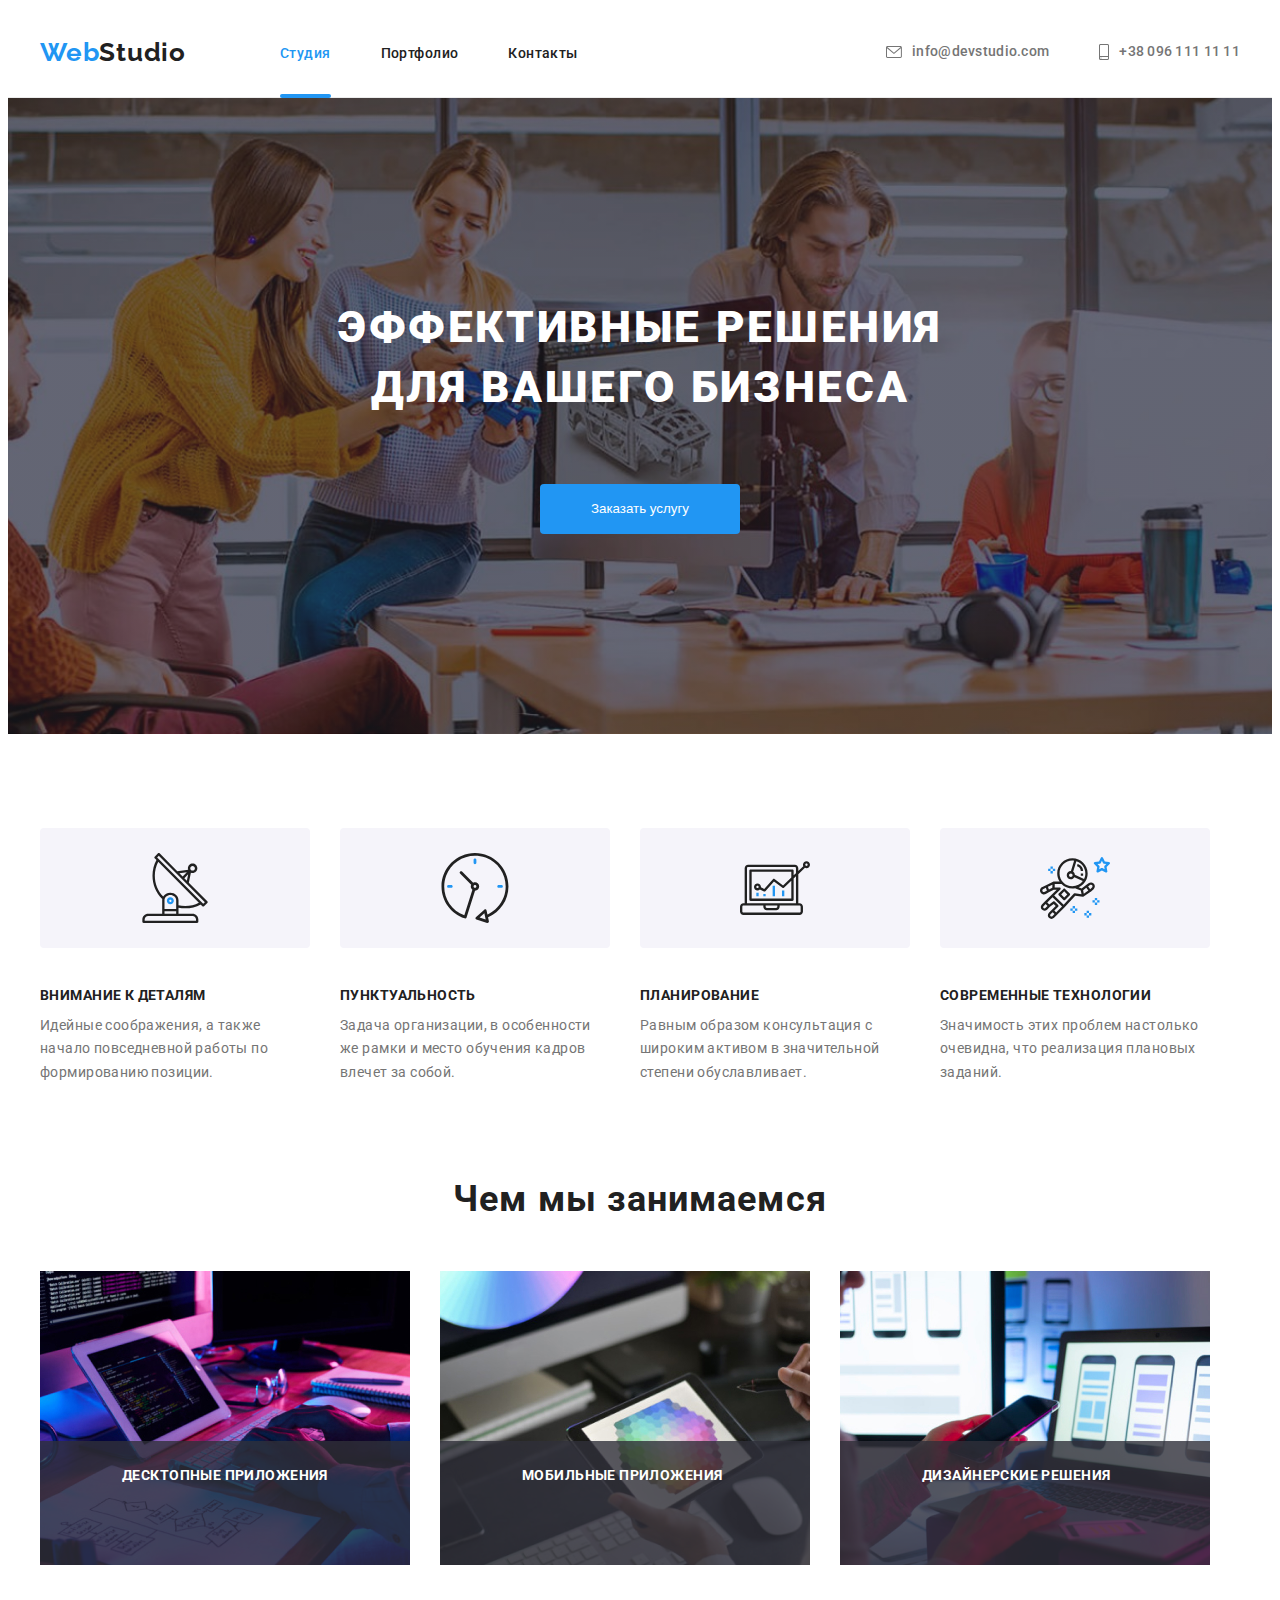
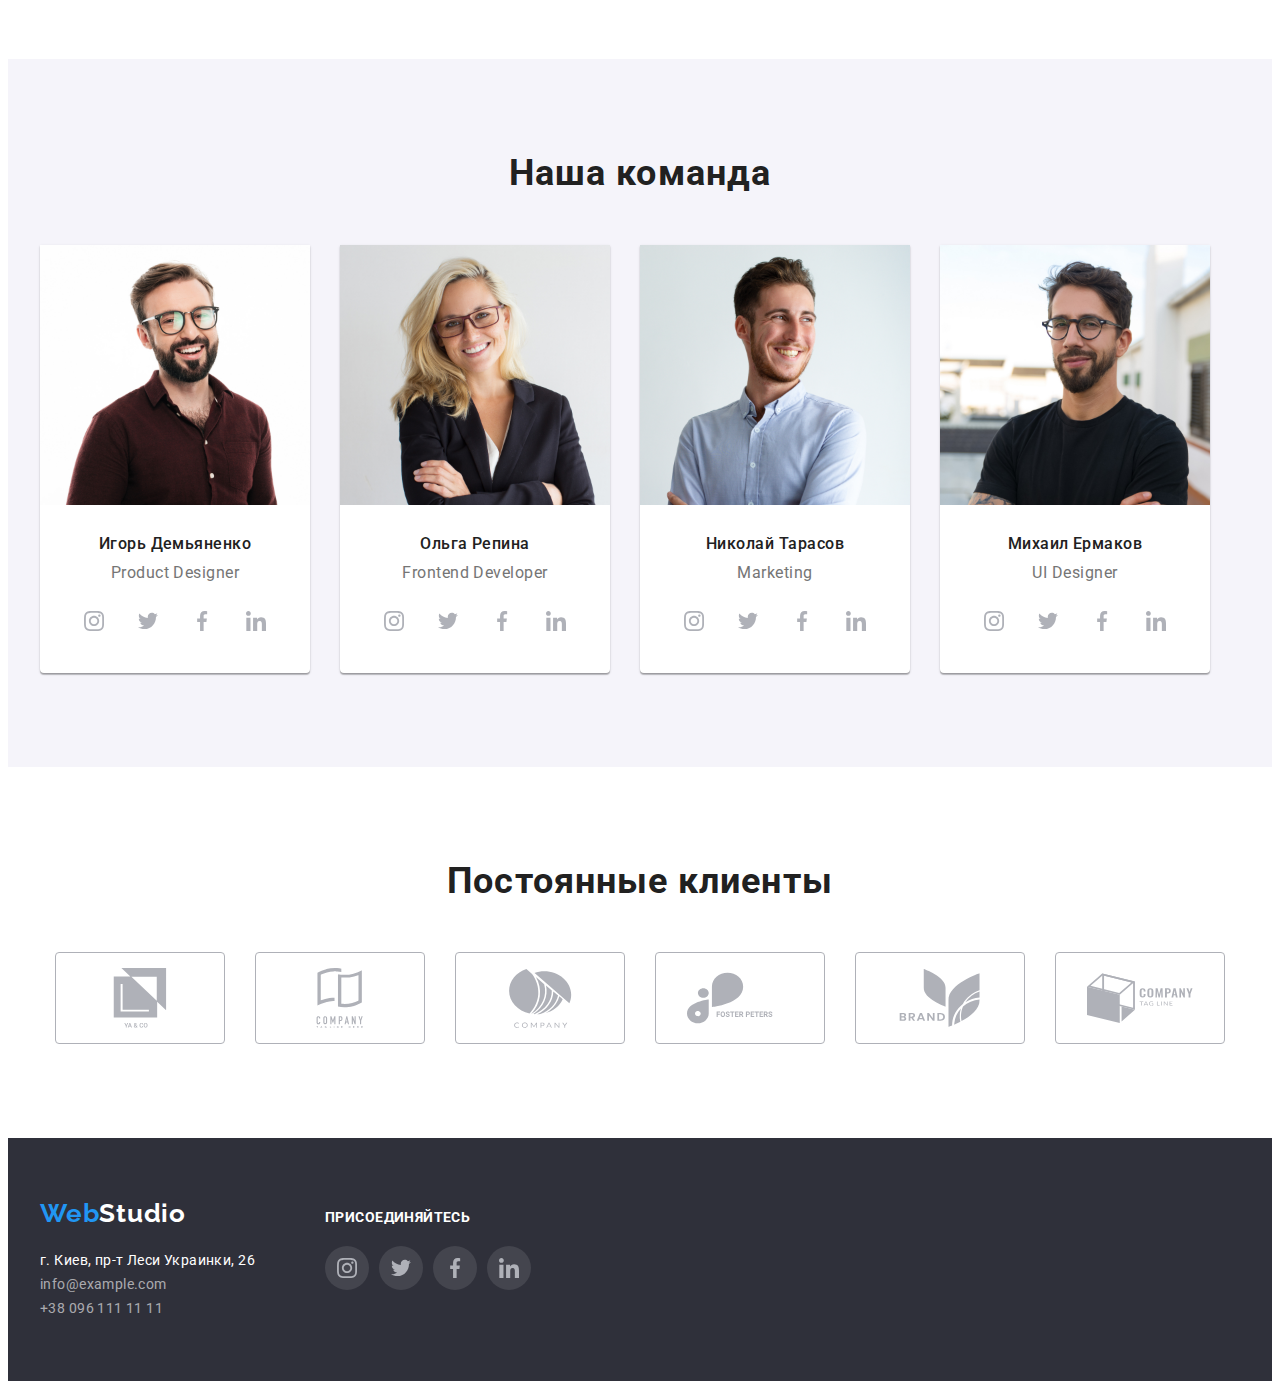
<file: index.html>
<!DOCTYPE html>
<html lang="ru">
  <head>
    <meta charset="UTF-8" />
    <meta http-equiv="X-UA-Compatible" content="IE=edge" />
    <meta name="viewport" content="width=device-width, initial-scale=1.0" />
    <title>Document</title>
    <link
      href="https://fonts.googleapis.com/css2?family=Raleway:wght@700&family=Roboto:wght@400;500;700;900&display=swap"
      rel="stylesheet"
    />
    <link
      rel="stylesheet"
      href="https://cdnjs.cloudflare.com/ajax/libs/modern-normalize/1.1.0/modern-normalize.min.css"
      integrity="sha512-wpPYUAdjBVSE4KJnH1VR1HeZfpl1ub8YT/NKx4PuQ5NmX2tKuGu6U/JRp5y+Y8XG2tV+wKQpNHVUX03MfMFn9Q=="
      crossorigin="anonymous"
      referrerpolicy="no-referrer"
    />
    <link rel="stylesheet" href="./css/styles.css" />
  </head>
  <body>
    <header class="header">
      <div class="container header-container">
        <nav class="header-navigation">
          <a href="./index.html" class="header-logo link">
            Web<span class="studio">Studio</span>
          </a>
          <ul class="header-list  link">
            <li class="header-item">
              <a class="header-link link current-page current" href="/index.html"
                >Студия</a
              >
            </li>
            <li class="header-item">
              <a class="header-link link" href="./portfolio.html">Портфолио</a>
            </li>
            <li class="header-item">
              <a class="header-link link" href="">Контакты</a>
            </li>
          </ul>
        </nav>
        <ul class="header-contacts  link">
          <li class="header-contacts-item header-mail">
            <a class="header-contact-link link" href="mailto:info@devstudio.com"
              > <svg class="mail-icon">
                <use href="./images/sprite.svg#icon-envelope"></use>
              </svg>info@devstudio.com</a
            >
          </li>
          <li class="header-contacts-item header-tel ">
            <a class="header-contact-link link" href="tel:+380961111111"
              ><svg class="phone-icon">
              <use href="./images/sprite.svg#icon-smartphone"></use>
              </svg>+38 096 111 11 11</a
            >
          </li>
        </ul>
      </div>
    </header>

    <main>
      <section class="hero">
        <div class="container ">
          <h1 class="hero-title">
            Эффективные решения <br />
            для вашего бизнеса
          </h1>
          <button class="hero-button btn" data-modal-open type="button">Заказать услугу</button>
        </div>
      </section>
      <section class="section">
        <div class="container">
          <h2 class="pluses-title visually-hidden">Наши плюсы</h2>
          <ul class="pluses-list ">
            <li class="pluses-item"> <div class="svg-container">
              <svg class="pluses-icon">
                <use href="./images/sprite.svg#icon-antenna"></use>
              </svg>
            </div>
              <h3 class="pluses-item-title">Внимание к деталям</h3>
              <p class="pluses-item-text">
                Идейные соображения, а также начало повседневной работы по
                формированию позиции.
              </p>
            </li>
            <li class="pluses-item"> <div class="svg-container">
              <svg class="pluses-icon">
                <use href="./images/sprite.svg#icon-clock"></use>
              </svg>
            </div>
              <h3 class="pluses-item-title">Пунктуальность</h3>
              <p class="pluses-item-text">
                Задача организации, в особенности же рамки и место обучения
                кадров влечет за собой.
              </p>
            </li>
            <li class="pluses-item">
              <div class="svg-container"><svg class="pluses-icon">
                <use href="./images/sprite.svg#icon-diagram"></use>
              </svg>
            </div>
              <h3 class="pluses-item-title">Планирование</h3>
              <p class="pluses-item-text">
                Равным образом консультация с широким активом в значительной
                степени обуславливает.
              </p>
            </li>
            <li class="pluses-item"> <div class="svg-container">
              <svg class="pluses-icon" >
                <use  href="./images/sprite.svg#icon-astronaut"></use>
              </svg>
            </div>
              <h3 class="pluses-item-title">Современные технологии</h3>
              <p class="pluses-item-text">
                Значимость этих проблем настолько очевидна, что реализация
                плановых заданий.
              </p>
            </li>
          </ul>
        </div>
      </section>
      <section class="section our-task">
        <div class="container">
          <h2 class="our-task-title">Чем мы занимаемся</h2>
          <ul class="our-task-list ">
            <li class="our-task-list-item">
              <div class="task-top-wrapper">
              <img
                src="./images/box1.jpg"
                alt="набор текста на клавиатуре"
                width="370"
              />
              <p class="task-top-text">Десктопные приложения</p>
            </div>
            </li>
            <li class="our-task-list-item">
              <div class="task-top-wrapper">
              <img
                src="./images/img(1).jpg"
                alt="использование графического планшета"
                width="370"
              />
              <p class="task-top-text">Мобильные приложения</p>
            </div>
            </li>
            <li class="our-task-list-item">
              <div class="task-top-wrapper">

              <img
                src="./images/img2.jpg"
                alt="использование телефона"
                width="370"
              />
              <p class="task-top-text">Дизайнерские решения</p>
            </div>
            </li>
          </ul>
        </div>
      </section>
      <section class=" section our-team">
        <div class="container">
          <h2 class="our-team-title">Наша команда</h2>
          <ul class="our-team-list ">
            <li class="our-team-item">
              <img
                src="./images/img(2).jpg"
                alt="портрет Игоря Демьяненко "
                width="270"
              />
              <div class="our-team-padding">
                <h3 class="our-team-item-title">Игорь Демьяненко</h3>
                <p class="our-team-item-paragraph">Product Designer</p>
                <ul class="our-team-item-list social-list">
                  <li class="social-item">
                    <a href="" class="social-link">
                      <svg class="social-icon">
                       <use href="./images/sprite.svg#icon-instagram"></use>
                      </svg>
                    </a>
                  </li>
                  <li class="social-item">
                    <a href="" class="social-link">
                      <svg class="social-icon">
                        <use href="./images/sprite.svg#icon-twitter"></use>
                      </svg>
                    </a>
                  </li>
                  <li class="social-item">
                    <a href="" class="social-link">
                      <svg class="social-icon">
                        <use href="./images/sprite.svg#icon-facebook"></use>
                      </svg>
                    </a>
                  </li>
                  <li class="social-item">
                    <a href="" class="social-link">
                      <svg class="social-icon">
                        <use href="./images/sprite.svg#icon-linkedin"></use>
                      </svg>
                    </a>
                  </li>
                </ul>
              </div>
            </li>
            <li class="our-team-item">
              <img
                src="./images/img(3).jpg"
                alt="портрет Ольги Репиной "
                width="270"
              />
              <div class="our-team-padding">
                <h3 class="our-team-item-title">Ольга Репина</h3>
                <p class="our-team-item-paragraph">Frontend Developer</p>
                <ul class="our-team-item-list social-list">
                  <li class="social-item">
                    <a href="" class="social-link">
                      <svg class="social-icon">
                        <use href="./images/sprite.svg#icon-instagram"></use>
                      </svg>
                    </a>
                  </li>
                  <li class="social-item">
                    <a href="" class="social-link">
                      <svg class="social-icon">
                        <use href="./images/sprite.svg#icon-twitter"></use>
                      </svg>
                    </a>
                  </li>
                  <li class="social-item">
                    <a href="" class="social-link">
                      <svg class="social-icon">
                        <use href="./images/sprite.svg#icon-facebook"></use>
                      </svg>
                    </a>
                  </li>
                  <li class="social-item">
                    <a href="" class="social-link">
                      <svg class="social-icon">
                        <use href="./images/sprite.svg#icon-linkedin"></use>
                      </svg>
                    </a>
                  </li>
                </ul>
              </div>
            </li>
            <li class="our-team-item">
              <img
                src="./images/img(4).jpg"
                alt="портрет Николая Тарасова"
                width="270"
              />
              <div class="our-team-padding">
                <h3 class="our-team-item-title">Николай Тарасов</h3>
                <p class="our-team-item-paragraph">Marketing</p>
                <ul class="our-team-item-list social-list">
                  <li class="social-item">
                    <a href="" class="social-link">
                      <svg class="social-icon">
                        <use href="./images/sprite.svg#icon-instagram"></use>
                      </svg>
                    </a>
                  </li>
                  <li class="social-item">
                    <a href="" class="social-link">
                      <svg class="social-icon">
                        <use href="./images/sprite.svg#icon-twitter"></use>
                      </svg>
                    </a>
                  </li>
                  <li class="social-item">
                    <a href="" class="social-link">
                      <svg class="social-icon">
                        <use href="./images/sprite.svg#icon-facebook"></use>
                      </svg>
                    </a>
                  </li>
                  <li class="social-item">
                    <a href="" class="social-link">
                      <svg class="social-icon">
                        <use href="./images/sprite.svg#icon-linkedin"></use>
                      </svg>
                    </a>
                  </li>
                </ul>
              </div>
            </li>
            <li class="our-team-item">
              <img
                src="./images/img.jpg"
                alt="портрет Михаила Ермакова"
                width="270"
              />
              <div class="our-team-padding">
                <h3 class="our-team-item-title">Михаил Ермаков</h3>
                <p class="our-team-item-paragraph">UI Designer</p>
                <ul class="our-team-item-list social-list">
                  <li class="social-item">
                    <a href="" class="social-link">
                      <svg class="social-icon">
                        <use href="./images/sprite.svg#icon-instagram"></use>
                      </svg>
                    </a>
                  </li>
                  <li class="social-item">
                    <a href="" class="social-link">
                      <svg class="social-icon">
                        <use href="./images/sprite.svg#icon-twitter"></use>
                      </svg>
                    </a>
                  </li>
                  <li class="social-item">
                    <a href="" class="social-link">
                      <svg class="social-icon">
                        <use href="./images/sprite.svg#icon-facebook"></use>
                      </svg>
                    </a>
                  </li>
                  <li class="social-item">
                    <a href="" class="social-link">
                      <svg class="social-icon">
                        <use href="./images/sprite.svg#icon-linkedin"></use>
                      </svg>
                    </a>
                  </li>
                </ul>
              </div>
            </li>
          </ul>
        </div>
      </section>
      <section class=" section our-customers">
        <div class="container">
          <h2 class="our-customer-title">Постоянные клиенты</h2>
          <ul class="our-customer-list customer-list">
            <li class="customer-item">
              <a href="" class="customer-link">
                <svg class="customer-icon">
                  <use href="./images/sprite.svg#icon-1"></use>
                </svg>
              </a>
            </li>
            <li class="customer-item">
              <a href="" class="customer-link">
                <svg class="customer-icon">
                  <use href="./images/sprite.svg#icon-2"></use>
                </svg>
              </a>
              <li class="customer-item">
                <a href="" class="customer-link">
                  <svg class="customer-icon">
                    <use href="./images/sprite.svg#icon-3"></use>
                  </svg>
                </a>
                <li class="customer-item">
                  <a href="" class="customer-link">
                    <svg class="customer-icon">
                      <use href="./images/sprite.svg#icon-4"></use>
                    </svg>
                  </a>
                  <li class="customer-item">
                    <a href="" class="customer-link">
                      <svg class="customer-icon">
                        <use href="./images/sprite.svg#icon-5"></use>
                      </svg>
                    </a>
                    <li class="customer-item">
                      <a href="" class="customer-link">
                        <svg class="customer-icon">
                          <use href="./images/sprite.svg#icon-6"></use>
                        </svg>
                      </a>
            </ul>
        </div>
      </section>
    </main>
    <footer class="footer">
      <div class="container footer-container">
        <div class="footer-contacts" ><a href="./index.html" class="footer-logo link">
          Web<span class="footer-studio">Studio</span>
        </a>
        <address class="address">
          <ul class="footer-list ">
            <li class="footer-contacts-item footer-adress">г. Киев, пр-т Леси Украинки, 26</li>
            <li class="footer-contacts-item">
              <a
                class="footer-contact-link link"
                href="mailto:info@devstudio.com"
                >info@example.com</a
              >
            </li>
            <li class="footer-contacts-item">
              <a class="footer-contact-link link" href="tel:+380961111111"
                >+38 096 111 11 11</a
              >
            </li>
          </ul>
        </address>
      </div> 
      <div class="join">
        <h2 class="join-title">присоединяйтесь</h2>
        <ul class="join-list social-list-footer">
          <li class="social-item-footer">
            <a href="" class="social-link-footer">
              <svg class="social-icon">
                <use href="./images/sprite.svg#icon-instagram"></use>
              </svg>
            </a>
          </li>
          <li class="social-item-footer">
            <a href="" class="social-link-footer">
              <svg class="social-icon">
                <use href="./images/sprite.svg#icon-twitter"></use>
              </svg>
            </a>
          </li>
          <li class="social-item-footer">
            <a href="" class="social-link-footer">
              <svg class="social-icon">
                <use href="./images/sprite.svg#icon-facebook"></use>
              </svg>
            </a>
          </li>
          <li class="social-item-footer">
            <a href="" class="social-link-footer">
              <svg class="social-icon">
                <use href="./images/sprite.svg#icon-linkedin"></use>
              </svg>
            </a>
          </li>
        </ul>
      </div>
    </div>
    </footer>
    <div class="backdrop is-hidden " data-modal>
      <div class="modal">
        <button type="button" class="close-btn" data-modal-close>
            <svg class="button-icon">
              <use href="./images/sprite.svg#icon-cross"></use>
            </svg>
        </button>
      </div>
    </div>
  <script src="./js/modal.js"></script>
  </body>
</html>
</file>
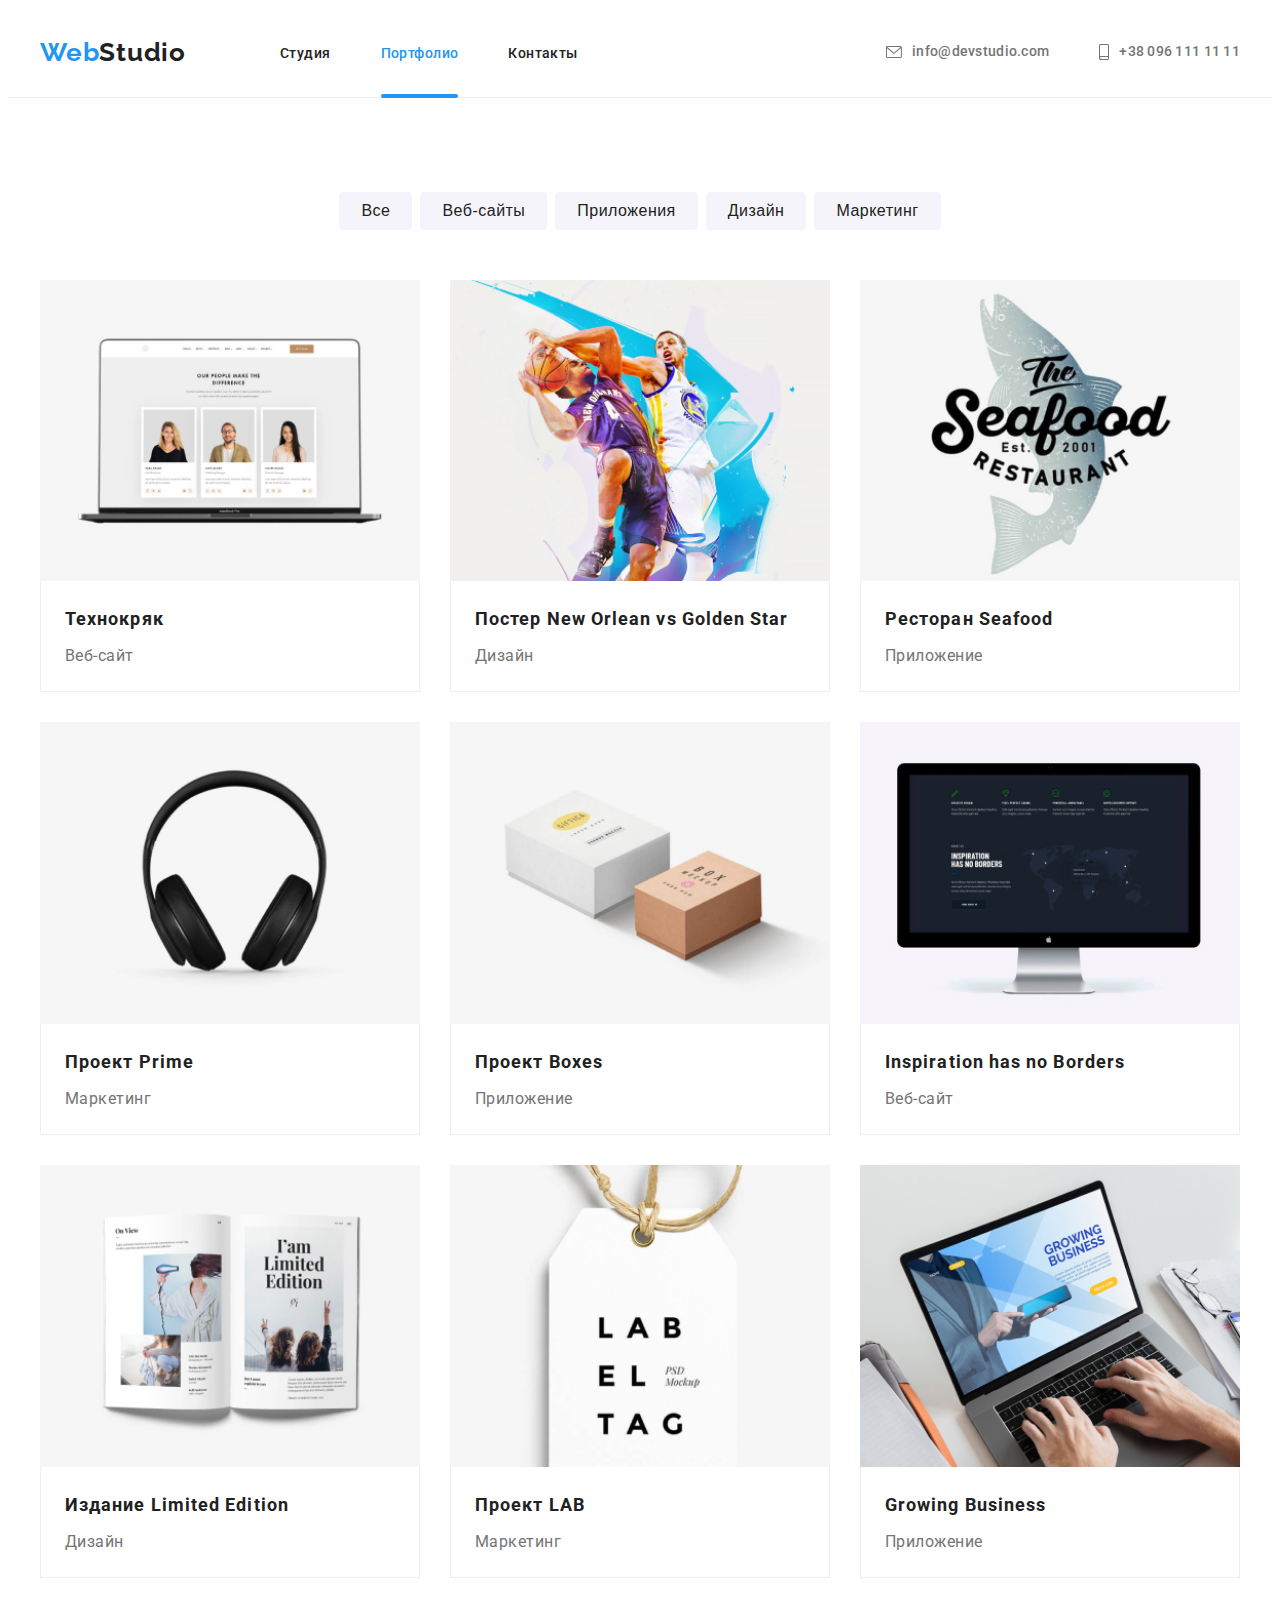
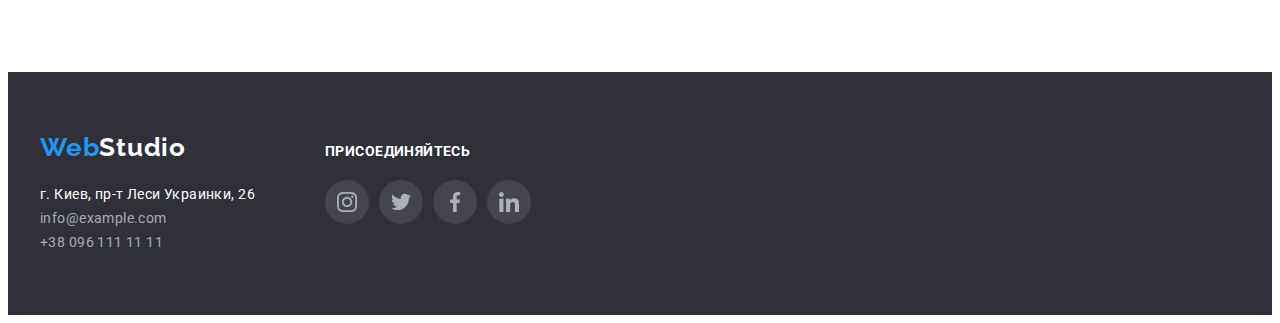
<file: portfolio.html>
<!DOCTYPE html>
<html lang="en">
  <head>
    <meta charset="UTF-8" />
    <meta http-equiv="X-UA-Compatible" content="IE=edge" />
    <meta name="viewport" content="width=device-width, initial-scale=1.0" />
    <title>Document</title>
    <link
      href="https://fonts.googleapis.com/css2?family=Raleway:wght@700&family=Roboto:wght@400;500;700;900&display=swap"
      rel="stylesheet"
    />
    <link rel="stylesheet" href="./css/styles.css" />
  </head>
  <body>
    <header class="header">
      <div class="container header-container">
        <nav class="header-navigation">
          <a href="./index.html" class="header-logo link">
            Web<span class="studio">Studio</span>
          </a>
          <ul class="header-list  link">
            <li class="header-item">
              <a class="header-link link " href="/index.html">Студия</a>
            </li>
            <li class="header-item">
              <a class="header-link link current-page current" href="./portfolio.html">Портфолио</a>
            </li>
            <li class="header-item">
              <a class="header-link link" href="">Контакты</a>
            </li>
          </ul>
        </nav>
        <ul class="header-contacts  link">
          <li class="header-contacts-item header-mail">
            <a class="header-contact-link link" href="mailto:info@devstudio.com"> <svg class="mail-icon">
                <use href="./images/sprite.svg#icon-envelope"></use>
              </svg>info@devstudio.com</a>
          </li>
          <li class="header-contacts-item header-tel ">
            <a class="header-contact-link link" href="tel:+380961111111"><svg class="phone-icon">
                <use href="./images/sprite.svg#icon-smartphone"></use>
              </svg>+38 096 111 11 11</a>
          </li>
        </ul>
      </div>
    </header>
    <main>
      <section class="section">
        <div class="container ">
          <h1 class="visually-hidden">Наши работы</h1>
          <ul class="filter-buttons list">
            <li class="filter-btn-item"><button type="button" class="button btn" >Все</button></li>
            <li class="filter-btn-item"><button type="button" class="button btn">Веб-сайты</button></li>
            <li class="filter-btn-item">
              <button type="button" class="button btn">Приложения</button>
            </li>
            <li class="filter-btn-item"><button type="button" class="button btn">Дизайн</button></li>
            <li class="filter-btn-item"><button type="button" class="button btn">Маркетинг</button></li>
          </ul>
          <ul class="examples-list list">
            <li class="examples-list-item">
              <a class="examples-list-link link" href="">
                <div class="portfolio-top-wrapper">
                  <img class="main-img" src="./images/img11.jpg" width="370" height="294" alt="" />
                <p class="examples-top-text ">
                  Технокряк это современная площадка распространения коронавируса. Компании используют эту платформу для цифрового
                  шпионажа и атак на защищённые сервера конкурентов.
                </p>
              </div>
              <div class="examples-box">
                <h2 class="examples-item-title">Технокряк</h2>
                <p class="examples-item-paragraph">Веб-сайт</p>
              </div></a>
            </li>
            <li class="examples-list-item">
              <a class="examples-list-link link" href="">
                <div class="portfolio-top-wrapper"><img class="main-img" src="./images/img-2.jpg" width="370" height="294" alt="" />
                <p class="examples-top-text ">
                  Технокряк это современная площадка распространения коронавируса. Компании используют эту платформу для цифрового
                  шпионажа и атак на защищённые сервера конкурентов.
                </p></div>
              <div class="examples-box">
                <h2 class="examples-item-title">
                  Постер New Orlean vs Golden Star
                </h2>
                <p class="examples-item-paragraph">Дизайн</p>
              </div></a>
            </li>
            <li class="examples-list-item">
             <a class="examples-list-link link" href=""> <div class="portfolio-top-wrapper"><img class="main-img" src="./images/img-3.jpg" width="370" height="294" alt="" />
              <p class="examples-top-text ">
                Технокряк это современная площадка распространения коронавируса. Компании используют эту платформу для цифрового
                шпионажа и атак на защищённые сервера конкурентов.
              </p></div>
              <div class="examples-box">
                <h2 class="examples-item-title">Ресторан Seafood</h2>
                <p class="examples-item-paragraph">Приложение</p>
              </div></a>
            </li>
            <li class="examples-list-item">
              <a class="examples-list-link link" href=""><div class="portfolio-top-wrapper"><img class="main-img" src="./images/img-4.jpg" width="370" height="294" alt="" />
                <p class="examples-top-text ">
                  Технокряк это современная площадка распространения коронавируса. Компании используют эту платформу для цифрового
                  шпионажа и атак на защищённые сервера конкурентов.
                </p></div>
              <div class="examples-box">
                <h2 class="examples-item-title">Проект Prime</h2>
                <p class="examples-item-paragraph">Маркетинг</p>
              </div></a>
            </li>
            <li class="examples-list-item">
              <a class="examples-list-link link" href=""><div class="portfolio-top-wrapper"><img class="main-img" src="./images/img-5.jpg" width="370" height="294" alt="" />
                <p class="examples-top-text ">
                  Технокряк это современная площадка распространения коронавируса. Компании используют эту платформу для цифрового
                  шпионажа и атак на защищённые сервера конкурентов.
                </p></div>
              <div class="examples-box">
                <h2 class="examples-item-title">Проект Boxes</h2>
                <p class="examples-item-paragraph">Приложение</p>
              </div></a>
            </li>
            <li class="examples-list-item">
              <a class="examples-list-link link" href=""><div class="portfolio-top-wrapper"><img class="main-img" src="./images/img-6.jpg" width="370" height="294" alt="" />
                <p class="examples-top-text ">
                  Технокряк это современная площадка распространения коронавируса. Компании используют эту платформу для цифрового
                  шпионажа и атак на защищённые сервера конкурентов.
                </p></div>
              <div class="examples-box">
                <h2 class="examples-item-title">Inspiration has no Borders</h2>
                <p class="examples-item-paragraph">Веб-сайт</p>
              </div></a>
            </li>
            <li class="examples-list-item">
              <a class="examples-list-link link" href=""><div class="portfolio-top-wrapper"><img class="main-img" src="./images/img-7.jpg" width="370" height="294" alt="" />
                <p class="examples-top-text ">
                  Технокряк это современная площадка распространения коронавируса. Компании используют эту платформу для цифрового
                  шпионажа и атак на защищённые сервера конкурентов.
                </p></div>
              <div class="examples-box">
                <h2 class="examples-item-title">Издание Limited Edition</h2>
                <p class="examples-item-paragraph">Дизайн</p>
              </div></a>
            </li>
            <li class="examples-list-item">
              <a class="examples-list-link link" href=""><div class="portfolio-top-wrapper"><img class="main-img" src="./images/img-8.jpg" width="370" height="294" alt="" />
                <p class="examples-top-text ">
                  Технокряк это современная площадка распространения коронавируса. Компании используют эту платформу для цифрового
                  шпионажа и атак на защищённые сервера конкурентов.
                </p></div>
              <div class="examples-box">
                <h2 class="examples-item-title">Проект LAB</h2>
                <p class="examples-item-paragraph">Маркетинг</p>
              </div></a>
            </li>
            <li class="examples-list-item">
              <a class="examples-list-link link" href=""><div class="portfolio-top-wrapper"><img class="main-img" src="./images/img-9.jpg" width="370" height="294" alt="" />
                <p class="examples-top-text ">
                  Технокряк это современная площадка распространения коронавируса. Компании используют эту платформу для цифрового
                  шпионажа и атак на защищённые сервера конкурентов.
                </p></div>
              <div class="examples-box">
                <h2 class="examples-item-title">Growing Business</h2>
                <p class="examples-item-paragraph">Приложение</p>
              </div></a>
            </li>
          </ul>
        </div>
      </section>
    </main>
    <footer class="footer">
      <div class="container footer-container">
        <div class="footer-contacts"><a href="./index.html" class="footer-logo link">
            Web<span class="footer-studio">Studio</span>
          </a>
          <address class="address">
            <ul class="footer-list ">
              <li class="footer-contacts-item footer-adress">г. Киев, пр-т Леси Украинки, 26</li>
              <li class="footer-contacts-item">
                <a class="footer-contact-link link" href="mailto:info@devstudio.com">info@example.com</a>
              </li>
              <li class="footer-contacts-item">
                <a class="footer-contact-link link" href="tel:+380961111111">+38 096 111 11 11</a>
              </li>
            </ul>
          </address>
        </div>
        <div class="join">
          <h2 class="join-title">присоединяйтесь</h2>
          <ul class="join-list social-list-footer">
            <li class="social-item-footer">
              <a href="" class="social-link-footer">
                <svg class="social-icon">
                  <use href="./images/sprite.svg#icon-instagram"></use>
                </svg>
              </a>
            </li>
            <li class="social-item-footer">
              <a href="" class="social-link-footer">
                <svg class="social-icon">
                  <use href="./images/sprite.svg#icon-twitter"></use>
                </svg>
              </a>
            </li>
            <li class="social-item-footer">
              <a href="" class="social-link-footer">
                <svg class="social-icon">
                  <use href="./images/sprite.svg#icon-facebook"></use>
                </svg>
              </a>
            </li>
            <li class="social-item-footer">
              <a href="" class="social-link-footer">
                <svg class="social-icon">
                  <use href="./images/sprite.svg#icon-linkedin"></use>
                </svg>
              </a>
            </li>
          </ul>
        </div>
      </div>
    </footer>
  </body>
</html>
</file>
<file: css/styles.css>
:root {
  --title-color: #212121;
  --accent-color: #2196f3;
  --text-color: #757575;
  --primary-title-color: #ffffff;
  --background-color: #2f303a;
  --button-color: #2196f3;
  --button-text-color: #ffffff;
  --footer-color: #ffffff99;
  --bg-footer-color: #2f303a;
  --buttons-color-portfolio: #f5f4fa;
  --footer-link-color: rgba(255, 255, 255, 0.6);
  --our-team-bgc: #f5f4fa;
  --icon-color: #afb1b8;
}
p,
h1,
h2,
h3,
h4,
h5,
h6 {
  margin: 0;
}

ul {
  list-style: none;
  margin: 0;
  padding-left: 0;
}

img {
  display: block;
  max-width: 100%;
  height: auto;
}
body {
  font-family: "Roboto", sans-serif;
  letter-spacing: 0.02em;
}
.section {
  padding-top: 94px;
  padding-bottom: 94px;
}

.link {
  text-decoration: none;
}
.btn {
  cursor: pointer;
  border: transparent;
}
.container {
  padding: 0 15px;
  width: 1200px;
  margin: 0 auto;
}
.visually-hidden {
  position: absolute;
  width: 1px;
  height: 1px;
  margin: -1px;
  padding: 0;
  overflow: hidden;
  border: 0;
  clip: rect(0 0 0 0);
}
/* !!!!!!!!!HEADER!!!!!!!!!!! */
.current::after {
  content: "";
  position: absolute;
  width: 100%;
  height: 4px;
  border-radius: 2px;
  background-color: var(--accent-color);
  display: block;
  bottom: -37px;
}
.header {
  padding-top: 29px;
  padding-bottom: 29px;
  border-bottom: solid 1px #ececec;
}
.header-contact-link {
  display: flex;
  align-items: center;
}
.header-container {
  display: flex;
  align-items: center;
}
.header-navigation {
  display: flex;
  align-items: center;
}
.header-list {
  display: flex;
}
.header-contacts {
  margin-left: auto;
  display: flex;
  align-items: center;
}
.mail-icon {
  height: 12px;
  width: 16px;
  fill: var(--text-color);
  margin-right: 10px;
  transition: fill 250ms cubic-bezier(0.4, 0, 0.2, 1);
}
.header-contact-link:hover .mail-icon {
  fill: var(--accent-color);
}
.header-contact-link:focus .mail-icon {
  fill: var(--accent-color);
}
.phone-icon {
  height: 16px;
  width: 10px;
  fill: var(--text-color);
  margin-right: 10px;
}
.header-contact-link:focus .phone-icon,
.header-contact-link:hover .phone-icon {
  fill: var(--accent-color);
}
.header-item:not(:last-child) {
  margin-right: 50px;
}
.header-logo {
  color: var(--accent-color);
  font-family: Raleway;
  font-weight: 700;
  font-size: 26px;
  line-height: 1.19;
  letter-spacing: 0.03em;
  margin-right: 94px;
}
.studio {
  color: var(--title-color);
}
.header-link.link.current-page {
  color: var(--accent-color);
}
.header-link {
  font-weight: 500;
  font-size: 14px;
  line-height: 1.14;
  letter-spacing: 0.03em;
  color: var(--title-color);
  position: relative;
  transition: color 250ms cubic-bezier(0.4, 0, 0.2, 1);
}

.header-link:hover,
.header-link:focus {
  color: var(--accent-color);
}
.header-contact-link {
  font-weight: 500;
  font-size: 14px;
  line-height: 1.14;
  letter-spacing: 0.02em;
  color: var(--text-color);
  transition: color 250ms cubic-bezier(0.4, 0, 0.2, 1);
}
.header-contacts-item:not(:last-child) {
  margin-right: 50px;
}
.header-contact-link:hover,
.header-contact-link:focus {
  color: var(--accent-color);
}

/* !!!!!!!!!!HERO!!!!!!!!!!!! */
.hero {
  padding-top: 200px;
  padding-bottom: 200px;
  background-image: linear-gradient(
      to right,
      rgba(47, 48, 58, 0.4),
      rgba(47, 48, 58, 0.4)
    ),
    url(../images/main-bg.jpg);
  background-repeat: no-repeat;
  background-position: center;
  background-size: cover;
  text-align: center;
}

.hero-title {
  font-weight: 900;
  font-size: 44px;
  line-height: 1.36;
  letter-spacing: 0.06em;
  color: var(--primary-title-color);
  margin-bottom: 66px;
  text-transform: uppercase;
}
.hero-button {
  background-color: var(--button-color);
  color: var(--button-text-color);
  width: 200px;
  height: 50px;
  border-radius: 4px;
  padding: 10px 32px;
}
/* !!!!!!!PLUSES!!!!!! */
.svg-container {
  height: 120px;
  width: 270px;
  background-color: var(--buttons-color-portfolio);
  margin-bottom: 40px;
  border-radius: 4px;
  display: flex;
  justify-content: center;
  align-items: center;
}
.pluses-icon {
  height: 70px;
  width: 70px;

  background-size: cover;
}

.pluses-list {
  display: flex;
  flex-wrap: wrap;
}

.pluses-item:not(:last-child) {
  margin-right: 30px;
}
.pluses-item-title {
  font-weight: 700;
  font-size: 14px;
  line-height: 1.14;
  letter-spacing: 0.03em;
  text-transform: uppercase;
  color: var(--title-color);
  margin-bottom: 10px;
}
.pluses-item-text {
  width: 270px;
  font-size: 14px;
  line-height: 1.71;
  letter-spacing: 0.03em;
  color: var(--text-color);
}
/* !!!!!!OURTASK!!!!!!!! */
.our-task {
  padding-top: 0;
}
.our-task-title {
  font-weight: 700;
  font-size: 36px;
  line-height: 1.16;
  letter-spacing: 0.03em;

  color: var(--title-color);
  margin-bottom: 50px;
  text-align: center;
}
.task-top-wrapper {
  position: relative;
  overflow: hidden;
}

.task-top-text {
  font-weight: 700;
  font-size: 14px;
  line-height: 1.14;
  letter-spacing: 0.03em;
  text-transform: uppercase;
  color: var(--primary-title-color);
  background: rgba(47, 48, 58, 0.8);
  bottom: 0;
  height: 70px;
  width: 100%;
  padding: 27px 82px;
  position: absolute;
}

.examples-item-paragraph {
  font-size: 16px;
  line-height: 1.87;
  letter-spacing: 0.03em;
  color: rgba(117, 117, 117, 1);
}
.our-task-list {
  display: flex;
}
.our-task-list-item:not(:last-child) {
  margin-right: 30px;
}

/* !!!!!!!!OURTEAM!!!!!!! */
.our-team {
  background-color: var(--our-team-bgc);
}
.our-team-title {
  font-weight: 700;
  font-size: 36px;
  line-height: 1.16;
  letter-spacing: 0.03em;
  color: var(--title-color);
  margin-bottom: 50px;
  text-align: center;
}
.our-team-list {
  display: flex;
}
.our-team-item:not(:last-child) {
  margin-right: 30px;
}
.our-team-padding {
  padding-top: 30px;
  padding-bottom: 30px;
}
.our-team-item-title {
  font-weight: 500;
  font-size: 16px;
  line-height: 1.18;
  letter-spacing: 0.03em;
  color: var(--title-color);
  margin-bottom: 10px;
  text-align: center;
}
.our-team-item {
  box-shadow: 0px 1px 3px rgba(0, 0, 0, 0.12), 0px 1px 1px rgba(0, 0, 0, 0.14),
    0px 2px 1px rgba(0, 0, 0, 0.2);
  border-radius: 0px 0px 4px 4px;
  background-color: #fff;
}

.our-team-item-paragraph {
  font-size: 16px;
  line-height: 1.18;
  letter-spacing: 0.03em;
  color: var(--text-color);
  text-align: center;
  margin-bottom: 16px;
}
.social-item {
  height: 44px;
  width: 44px;
}
.social-icon {
  height: 20px;
  width: 20px;
  fill: var(--icon-color);
  transition: fill 250ms cubic-bezier(0.4, 0, 0.2, 1);
}
.social-link {
  width: 100%;
  height: 100%;
  border-radius: 50%;
  background-color: var(--button-text-color);
  display: flex;
  align-items: center;
  justify-content: center;
  transition: background-color 250ms cubic-bezier(0.4, 0, 0.2, 1);
}

.social-list {
  display: flex;
  justify-content: center;
}
.social-item + .social-item {
  margin-left: 10px;
}
.social-link:hover,
.social-link:focus {
  background-color: var(--button-color);
}
.social-link:hover .social-icon,
.social-link:focus .social-icon {
  fill: var(--primary-title-color);
}

/* !!!!!!!!!!!OUR-CUSTOMER!!!!!!!!!! */
.our-customer-title {
  font-weight: 700;
  font-size: 36px;
  line-height: 1.16;
  letter-spacing: 0.03em;
  color: var(--title-color);
  margin-bottom: 50px;
  text-align: center;
}
.customer-item {
  height: 92px;
  width: 170px;
}
.customer-link {
  width: 100%;
  height: 100%;
  border-radius: 4px;
  background-color: var(--button-text-color);
  display: flex;
  align-items: center;
  justify-content: center;
  border: 1px solid #afb1b8;
  box-sizing: border-box;
  transition: border-color 250ms cubic-bezier(0.4, 0, 0.2, 1);
}
.customer-icon {
  height: 60px;
  width: 106px;
  fill: var(--icon-color);
  transition: fill 250ms cubic-bezier(0.4, 0, 0.2, 1);
}
.customer-list {
  display: flex;
  justify-content: center;
}
.customer-item + .customer-item {
  margin-left: 30px;
}
.customer-link:hover,
.customer-link:focus {
  border-color: var(--button-color);
}
.customer-link:hover .customer-icon,
.customer-link:focus .customer-icon {
  fill: var(--button-color);
}
/* FOOTER */
.footer-container {
  display: flex;
  align-items: baseline;
}
.footer-contacts {
  margin-right: 70px;
}
.footer {
  background-color: var(--bg-footer-color);
  padding-top: 60px;
  padding-bottom: 60px;
}
.footer-logo {
  color: var(--accent-color);
  font-family: Raleway;
  font-weight: 700;
  font-size: 26px;
  line-height: 1.19;
  letter-spacing: 0.03em;
  margin-bottom: 20px;
}
.footer-adress {
  font-size: 14px;
  line-height: 1.71;
  letter-spacing: 0.03em;
  color: var(--primary-title-color);
}
.address {
  margin-top: 20px;
}
.footer-list {
  font-size: 14px;
  line-height: 1.71;
  letter-spacing: 0.03em;
  color: var(--footer-color);
  font-style: normal;
}
.footer-studio {
  color: var(--button-text-color);
}
.footer-contact-link {
  font-weight: 400;
  font-size: 14px;
  line-height: 1.71;
  letter-spacing: 0.03em;
  color: rgba(255, 255, 255, 0.6);
  transition: color 250ms cubic-bezier(0.4, 0, 0.2, 1);
}
.footer-contact-link:hover,
.footer-contact-link:focus {
  color: var(--accent-color);
}

/* !!!!!!!!!JOIN-footer!!!!!!!*/
.join-title {
  font-weight: 700;
  font-size: 14px;
  line-height: 1.14;
  letter-spacing: 0.03em;
  text-transform: uppercase;
  color: var(--primary-title-color);
  margin-bottom: 20px;
}
.social-item-footer {
  height: 44px;
  width: 44px;
}
.social-link-footer {
  width: 100%;
  height: 100%;
  border-radius: 50%;
  background-color: rgba(255, 255, 255, 0.1);
  display: flex;
  align-items: center;
  justify-content: center;
  transition: background-color 250ms cubic-bezier(0.4, 0, 0.2, 1);
}
.social-icon-footer {
  height: 20px;
  width: 20px;
  fill: var(--button-text-color);
}
.social-list-footer {
  display: flex;
  justify-content: center;
}
.social-item-footer + .social-item-footer {
  margin-left: 10px;
}
.social-link-footer:hover .social-icon,
.social-link-footer:focus .social-icon {
  fill: var(--primary-title-color);
}
.social-link-footer:hover,
.social-link-footer:focus {
  background-color: var(--button-color);
}

/* //////////PORTFOLIO//////////  */
.button {
  background-color: var(--buttons-color-portfolio);
  color: var(--title-color);
  font-weight: 500;
  font-size: 16px;
  line-height: 1.6;
  letter-spacing: 0.03em;
  padding: 6px 22px;
  border-radius: 4px;
  transition: color 250ms cubic-bezier(0.4, 0, 0.2, 1),
    background-color 250ms cubic-bezier(0.4, 0, 0.2, 1),
    box-shadow 250ms cubic-bezier(0.4, 0, 0.2, 1);
}
.filter-buttons {
  display: flex;
  margin-bottom: 50px;
  justify-content: center;
}
.filter-btn-item:not(:last-child) {
  margin-right: 8px;
}
.button:hover,
.button:focus {
  color: var(--button-text-color);
  background-color: var(--accent-color);
  box-shadow: 0px 3px 1px rgba(0, 0, 0, 0.1), 0px 1px 2px rgba(0, 0, 0, 0.08),
    0px 2px 2px rgba(0, 0, 0, 0.12);
}
/* EXAMPLES */
.examples-item-title {
  font-weight: 700;
  font-size: 18px;
  line-height: 2;
  letter-spacing: 0.06em;
  color: var(--title-color);
  margin-bottom: 4px;
}

.examples-top-text {
  font-size: 16px;
  color: rgba(255, 255, 255, 1);
  background-color: rgba(33, 150, 243, 0.9);
  position: absolute;
  top: 0;
  left: 0;
  font-size: 18px;
  line-height: 1.56;
  letter-spacing: 0.03em;
  height: 100%;
  padding: 63px 24px;
  transform: translateY(100%);
  transition: transform 250ms cubic-bezier(0.4, 0, 0.2, 1);
}
.portfolio-top-wrapper {
  position: relative;
  overflow: hidden;
}
.examples-item-paragraph {
  font-size: 16px;
  line-height: 1.87;
  letter-spacing: 0.03em;
  color: rgba(117, 117, 117, 1);
}
.examples {
  padding-top: 94px;
}
.examples-list-link {
  display: block;
  transition: box-shadow 250ms cubic-bezier(0.4, 0, 0.2, 1);
}
.examples-list {
  display: flex;
  flex-wrap: wrap;
}
.examples-list-item {
  flex-basis: calc((100% - 60px) / 3);
  margin-bottom: 30px;
}
.examples-box {
  padding-left: 24px;
  padding-right: 24px;
  padding-bottom: 20px;
  padding-top: 20px;
  border-bottom: 1px solid #eeeeee;
  border-left: 1px solid #eeeeee;
  border-right: 1px solid #eeeeee;
}

.examples-list-item img {
  width: 100%;
}
.examples-list-item:hover .examples-top-text {
  transform: translateY(0);
}
.examples-list-item:not(:nth-child(3n)) {
  margin-right: 30px;
}

.examples-list-link:hover,
.examples-list-link:focus {
  box-shadow: 0px 1px 1px rgba(0, 0, 0, 0.12), 0px 4px 4px rgba(0, 0, 0, 0.06),
    1px 4px 6px rgba(0, 0, 0, 0.16);
}

.examples-list-item:nth-last-child(-n + 3) {
  margin-bottom: 0;
}
/* !!!!!!!!!!!!BACKDROP!!!!!!!!!!!!!*/

.backdrop {
  position: fixed;
  width: 100vw;
  height: 100vh;
  background-color: rgba(0, 0, 0, 0.1);
  top: 0;
  display: flex;
  align-items: center;
  justify-content: center;
  transition: opacity 300ms ease-in-out, visibility 300ms ease-in-out;
}

.backdrop.is-hidden {
  opacity: 0;
  visibility: hidden;
  pointer-events: none;
}

.backdrop.is-hidden .modal {
  transform: scale(2);
}
.modal {
  width: 528px;
  min-height: 581px;
  background-color: #ffffff;
  border-radius: 4px;
  position: relative;
  transform: scale(1);
  transition: transform 250ms ease;
}

.close-btn {
  position: absolute;
  padding: 0;
  right: 8px;
  top: 8px;
  background-color: transparent;
  border-radius: 50%;
  width: 30px;
  height: 30px;
  border: 1px solid rgba(0, 0, 0, 0.1);
  display: flex;
  align-items: center;
  justify-content: center;
}
.button-icon {
  height: 11px;
  width: 11px;
}
</file>
